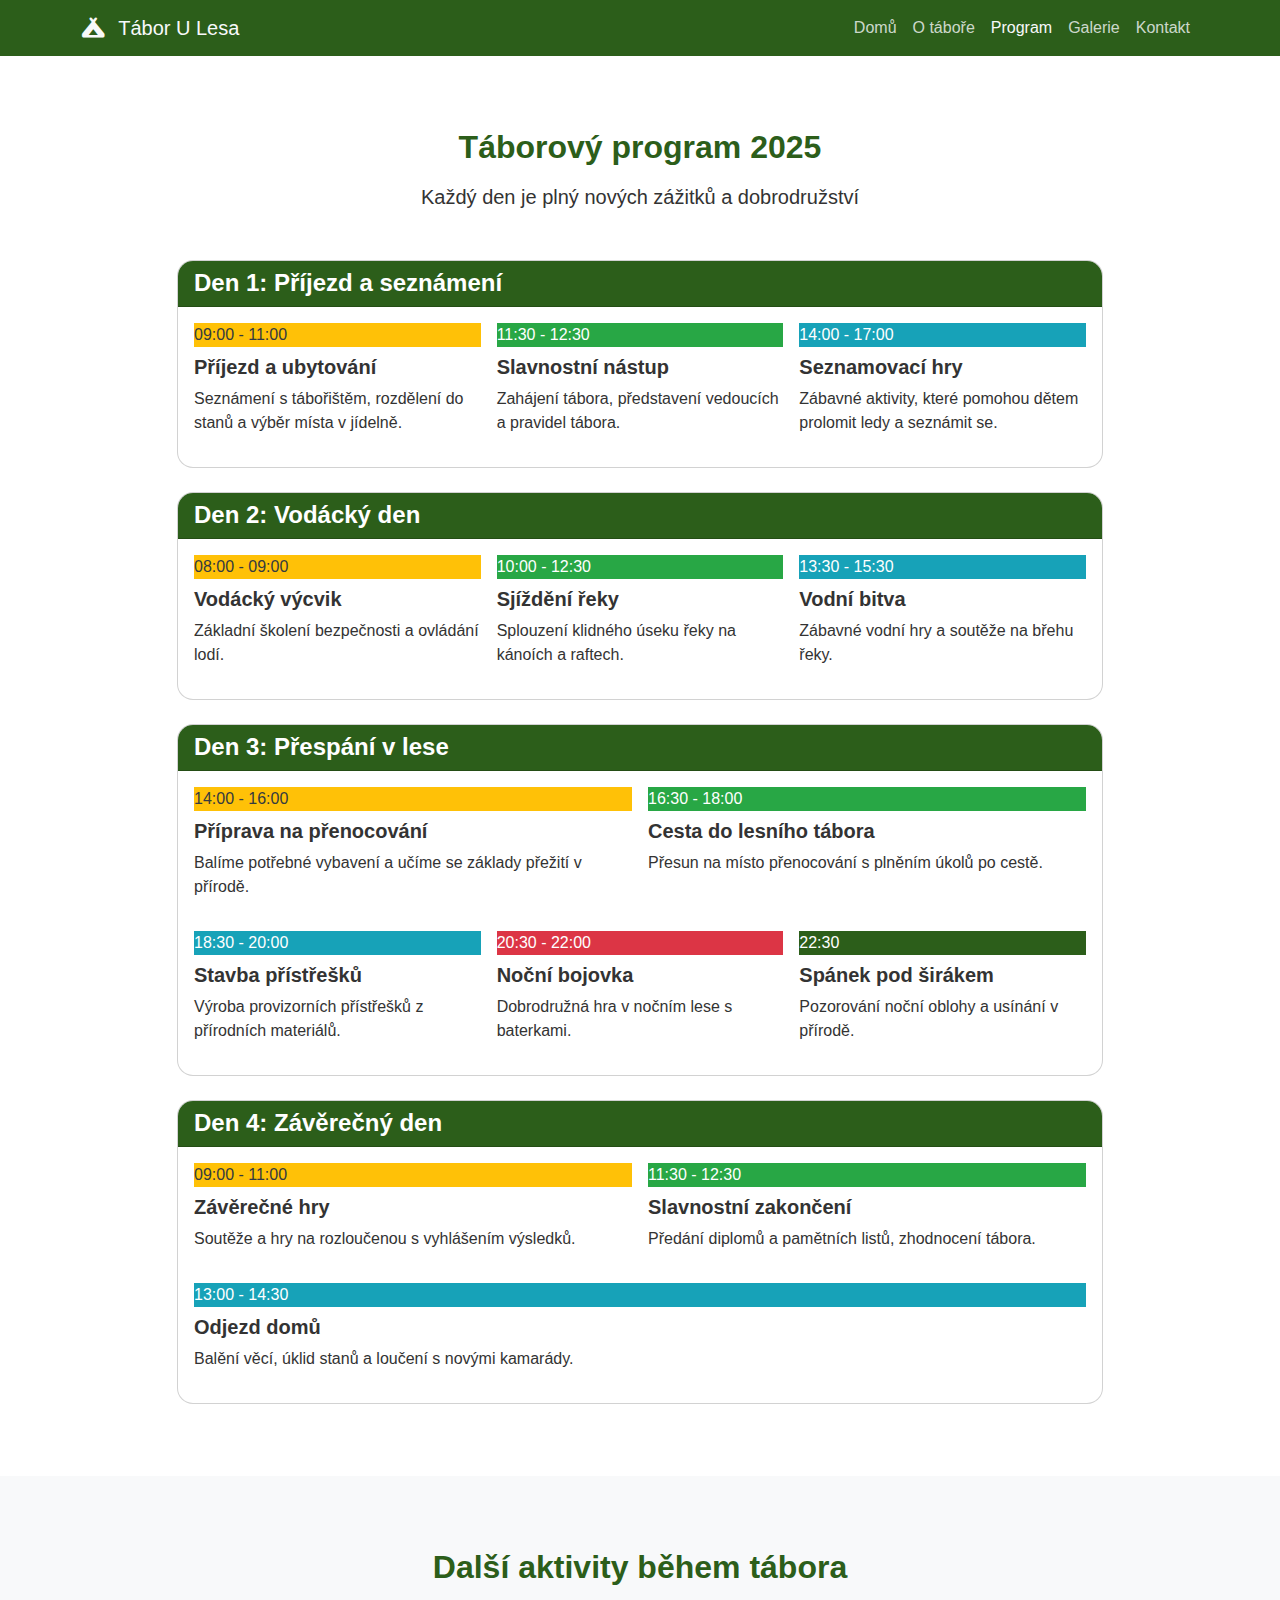
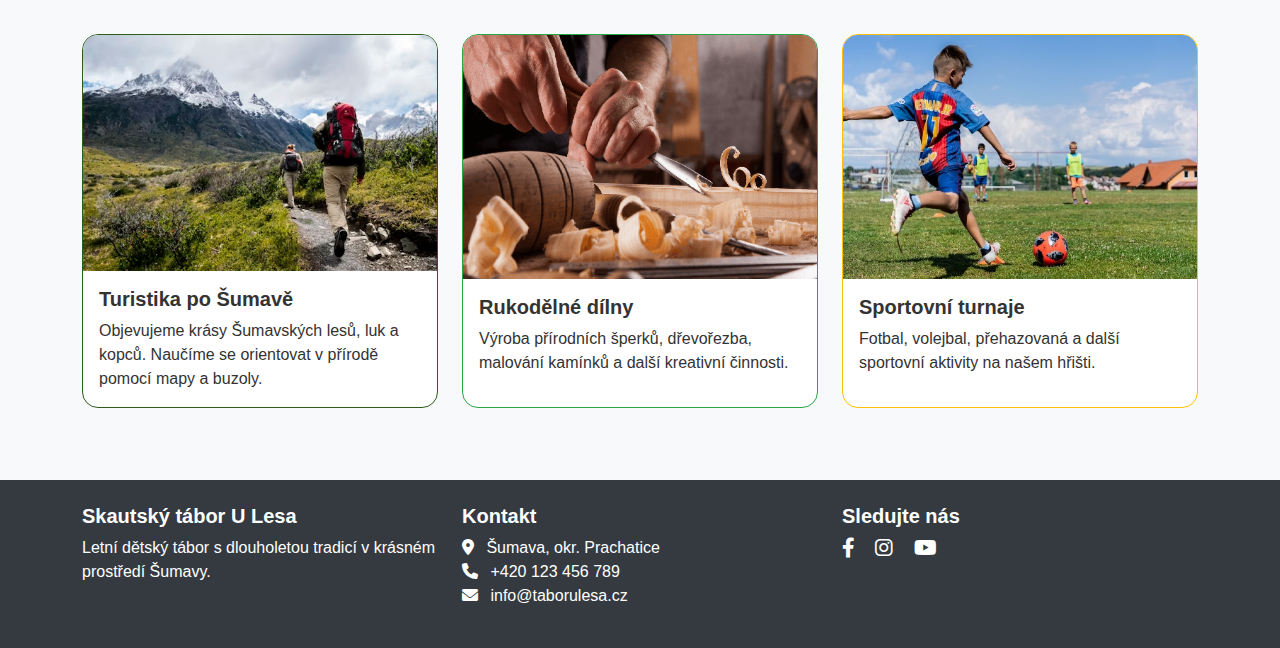
<file: program.html>
<!DOCTYPE html>
<html lang="cs">
<head>
    <meta charset="UTF-8">
    <meta name="viewport" content="width=device-width, initial-scale=1.0">
    <title>Program tábora | Skautský tábor U Lesa</title>
    <link rel="stylesheet" href="styles/style.css">
    <link rel="stylesheet" href="https://cdnjs.cloudflare.com/ajax/libs/font-awesome/6.0.0/css/all.min.css">
</head>
<body>
    <!-- Navigace -->
    <nav class="navbar navbar-expand-lg navbar-dark bg-primary">
        <div class="container">
            <a class="navbar-brand" href="index.html">
                <i class="fas fa-campground me-2"></i>
                Tábor U Lesa
            </a>
            <button class="navbar-toggler" type="button" data-bs-toggle="collapse" data-bs-target="#navbarNav">
                <span class="navbar-toggler-icon"></span>
            </button>
            <div class="collapse navbar-collapse" id="navbarNav">
                <ul class="navbar-nav ms-auto">
                    <li class="nav-item">
                        <a class="nav-link" href="index.html">Domů</a>
                    </li>
                    <li class="nav-item">
                        <a class="nav-link" href="index.html#about">O táboře</a>
                    </li>
                    <li class="nav-item">
                        <a class="nav-link active" href="program.html">Program</a>
                    </li>
                    <li class="nav-item">
                        <a class="nav-link" href="#">Galerie</a>
                    </li>
                    <li class="nav-item">
                        <a class="nav-link" href="index.html#contact">Kontakt</a>
                    </li>
                </ul>
            </div>
        </div>
    </nav>
    <!-- Hlavní program -->
    <section class="py-5">
        <div class="container py-4">
            <div class="row justify-content-center">
                <div class="col-lg-10">
                    <div class="text-center mb-5">
                        <h2 class="fw-bold text-primary mb-3">Táborový program 2025</h2>
                        <p class="lead">Každý den je plný nových zážitků a dobrodružství</p>
                    </div>

                    <!-- Harmonogram -->
                    <div class="schedule-container">
                        <!-- Den 1 -->
                        <div class="schedule-day card mb-4">
                            <div class="card-header bg-primary text-white">
                                <h3 class="h4 mb-0">Den 1: Příjezd a seznámení</h3>
                            </div>
                            <div class="card-body">
                                <div class="row g-3">
                                    <div class="col-md-4">
                                        <div class="schedule-item">
                                            <div class="time-badge bg-warning text-dark">09:00 - 11:00</div>
                                            <h4 class="h5 mt-2">Příjezd a ubytování</h4>
                                            <p>Seznámení s tábořištěm, rozdělení do stanů a výběr místa v jídelně.</p>
                                        </div>
                                    </div>
                                    <div class="col-md-4">
                                        <div class="schedule-item">
                                            <div class="time-badge bg-success text-white">11:30 - 12:30</div>
                                            <h4 class="h5 mt-2">Slavnostní nástup</h4>
                                            <p>Zahájení tábora, představení vedoucích a pravidel tábora.</p>
                                        </div>
                                    </div>
                                    <div class="col-md-4">
                                        <div class="schedule-item">
                                            <div class="time-badge bg-info text-white">14:00 - 17:00</div>
                                            <h4 class="h5 mt-2">Seznamovací hry</h4>
                                            <p>Zábavné aktivity, které pomohou dětem prolomit ledy a seznámit se.</p>
                                        </div>
                                    </div>
                                </div>
                            </div>
                        </div>

                        <!-- Den 2 -->
                        <div class="schedule-day card mb-4">
                            <div class="card-header bg-primary text-white">
                                <h3 class="h4 mb-0">Den 2: Vodácký den</h3>
                            </div>
                            <div class="card-body">
                                <div class="row g-3">
                                    <div class="col-md-4">
                                        <div class="schedule-item">
                                            <div class="time-badge bg-warning text-dark">08:00 - 09:00</div>
                                            <h4 class="h5 mt-2">Vodácký výcvik</h4>
                                            <p>Základní školení bezpečnosti a ovládání lodí.</p>
                                        </div>
                                    </div>
                                    <div class="col-md-4">
                                        <div class="schedule-item">
                                            <div class="time-badge bg-success text-white">10:00 - 12:30</div>
                                            <h4 class="h5 mt-2">Sjíždění řeky</h4>
                                            <p>Splouzení klidného úseku řeky na kánoích a raftech.</p>
                                        </div>
                                    </div>
                                    <div class="col-md-4">
                                        <div class="schedule-item">
                                            <div class="time-badge bg-info text-white">13:30 - 15:30</div>
                                            <h4 class="h5 mt-2">Vodní bitva</h4>
                                            <p>Zábavné vodní hry a soutěže na břehu řeky.</p>
                                        </div>
                                    </div>
                                </div>
                            </div>
                        </div>

                        <!-- Den 3 -->
                        <div class="schedule-day card mb-4">
                            <div class="card-header bg-primary text-white">
                                <h3 class="h4 mb-0">Den 3: Přespání v lese</h3>
                            </div>
                            <div class="card-body">
                                <div class="row g-3">
                                    <div class="col-md-6">
                                        <div class="schedule-item">
                                            <div class="time-badge bg-warning text-dark">14:00 - 16:00</div>
                                            <h4 class="h5 mt-2">Příprava na přenocování</h4>
                                            <p>Balíme potřebné vybavení a učíme se základy přežití v přírodě.</p>
                                        </div>
                                    </div>
                                    <div class="col-md-6">
                                        <div class="schedule-item">
                                            <div class="time-badge bg-success text-white">16:30 - 18:00</div>
                                            <h4 class="h5 mt-2">Cesta do lesního tábora</h4>
                                            <p>Přesun na místo přenocování s plněním úkolů po cestě.</p>
                                        </div>
                                    </div>
                                    <div class="col-md-4">
                                        <div class="schedule-item">
                                            <div class="time-badge bg-info text-white">18:30 - 20:00</div>
                                            <h4 class="h5 mt-2">Stavba přístřešků</h4>
                                            <p>Výroba provizorních přístřešků z přírodních materiálů.</p>
                                        </div>
                                    </div>
                                    <div class="col-md-4">
                                        <div class="schedule-item">
                                            <div class="time-badge bg-danger text-white">20:30 - 22:00</div>
                                            <h4 class="h5 mt-2">Noční bojovka</h4>
                                            <p>Dobrodružná hra v nočním lese s baterkami.</p>
                                        </div>
                                    </div>
                                    <div class="col-md-4">
                                        <div class="schedule-item">
                                            <div class="time-badge bg-primary text-white">22:30</div>
                                            <h4 class="h5 mt-2">Spánek pod širákem</h4>
                                            <p>Pozorování noční oblohy a usínání v přírodě.</p>
                                        </div>
                                    </div>
                                </div>
                            </div>
                        </div>

                        <!-- Den 4 -->
                        <div class="schedule-day card">
                            <div class="card-header bg-primary text-white">
                                <h3 class="h4 mb-0">Den 4: Závěrečný den</h3>
                            </div>
                            <div class="card-body">
                                <div class="row g-3">
                                    <div class="col-md-6">
                                        <div class="schedule-item">
                                            <div class="time-badge bg-warning text-dark">09:00 - 11:00</div>
                                            <h4 class="h5 mt-2">Závěrečné hry</h4>
                                            <p>Soutěže a hry na rozloučenou s vyhlášením výsledků.</p>
                                        </div>
                                    </div>
                                    <div class="col-md-6">
                                        <div class="schedule-item">
                                            <div class="time-badge bg-success text-white">11:30 - 12:30</div>
                                            <h4 class="h5 mt-2">Slavnostní zakončení</h4>
                                            <p>Předání diplomů a pamětních listů, zhodnocení tábora.</p>
                                        </div>
                                    </div>
                                    <div class="col-12">
                                        <div class="schedule-item">
                                            <div class="time-badge bg-info text-white">13:00 - 14:30</div>
                                            <h4 class="h5 mt-2">Odjezd domů</h4>
                                            <p>Balění věcí, úklid stanů a loučení s novými kamarády.</p>
                                        </div>
                                    </div>
                                </div>
                            </div>
                        </div>
                    </div>
                </div>
            </div>
        </div>
    </section>

    <!-- Další aktivity -->
    <section class="py-5 bg-light">
        <div class="container py-4">
            <h2 class="text-center fw-bold text-primary mb-5">Další aktivity během tábora</h2>
            <div class="row g-4">
                <div class="col-md-4">
                    <div class="card h-100 border-primary">
                        <img src="assets/turistika.png" class="card-img-top">
                        <div class="card-body">
                            <h3 class="h5 card-title">Turistika po Šumavě</h3>
                            <p class="card-text">Objevujeme krásy Šumavských lesů, luk a kopců. Naučíme se orientovat v přírodě pomocí mapy a buzoly.</p>
                        </div>
                    </div>
                </div>
                <div class="col-md-4">
                    <div class="card h-100 border-success">
                        <img src="assets/prace-drevo.png" class="card-img-top">
                        <div class="card-body">
                            <h3 class="h5 card-title">Rukodělné dílny</h3>
                            <p class="card-text">Výroba přírodních šperků, dřevořezba, malování kamínků a další kreativní činnosti.</p>
                        </div>
                    </div>
                </div>
                <div class="col-md-4">
                    <div class="card h-100 border-warning">
                        <img src="assets/fotbal.jpg" class="card-img-top">
                        <div class="card-body">
                            <h3 class="h5 card-title">Sportovní turnaje</h3>
                            <p class="card-text">Fotbal, volejbal, přehazovaná a další sportovní aktivity na našem hřišti.</p>
                        </div>
                    </div>
                </div>
            </div>
        </div>
    </section>

    <!-- Patička -->
    <footer class="bg-dark text-white py-4">
        <div class="container">
            <div class="row">
                <div class="col-md-4 mb-4 mb-md-0">
                    <h3 class="h5">Skautský tábor U Lesa</h3>
                    <p>Letní dětský tábor s dlouholetou tradicí v krásném prostředí Šumavy.</p>
                </div>
                <div class="col-md-4 mb-4 mb-md-0">
                    <h3 class="h5">Kontakt</h3>
                    <ul class="list-unstyled">
                        <li><i class="fas fa-map-marker-alt me-2"></i> Šumava, okr. Prachatice</li>
                        <li><i class="fas fa-phone me-2"></i> +420 123 456 789</li>
                        <li><i class="fas fa-envelope me-2"></i> info@taborulesa.cz</li>
                    </ul>
                </div>
                <div class="col-md-4">
                    <h3 class="h5">Sledujte nás</h3>
                    <div class="social-links">
                        <a href="#" class="text-white me-3"><i class="fab fa-facebook-f fa-lg"></i></a>
                        <a href="#" class="text-white me-3"><i class="fab fa-instagram fa-lg"></i></a>
                        <a href="#" class="text-white me-3"><i class="fab fa-youtube fa-lg"></i></a>
                    </div>
                </div>
            </div>
    </footer>

    <script src="https://cdn.jsdelivr.net/npm/bootstrap@5.3.0/dist/js/bootstrap.bundle.min.js"></script>
</body>
</html>
</file>
